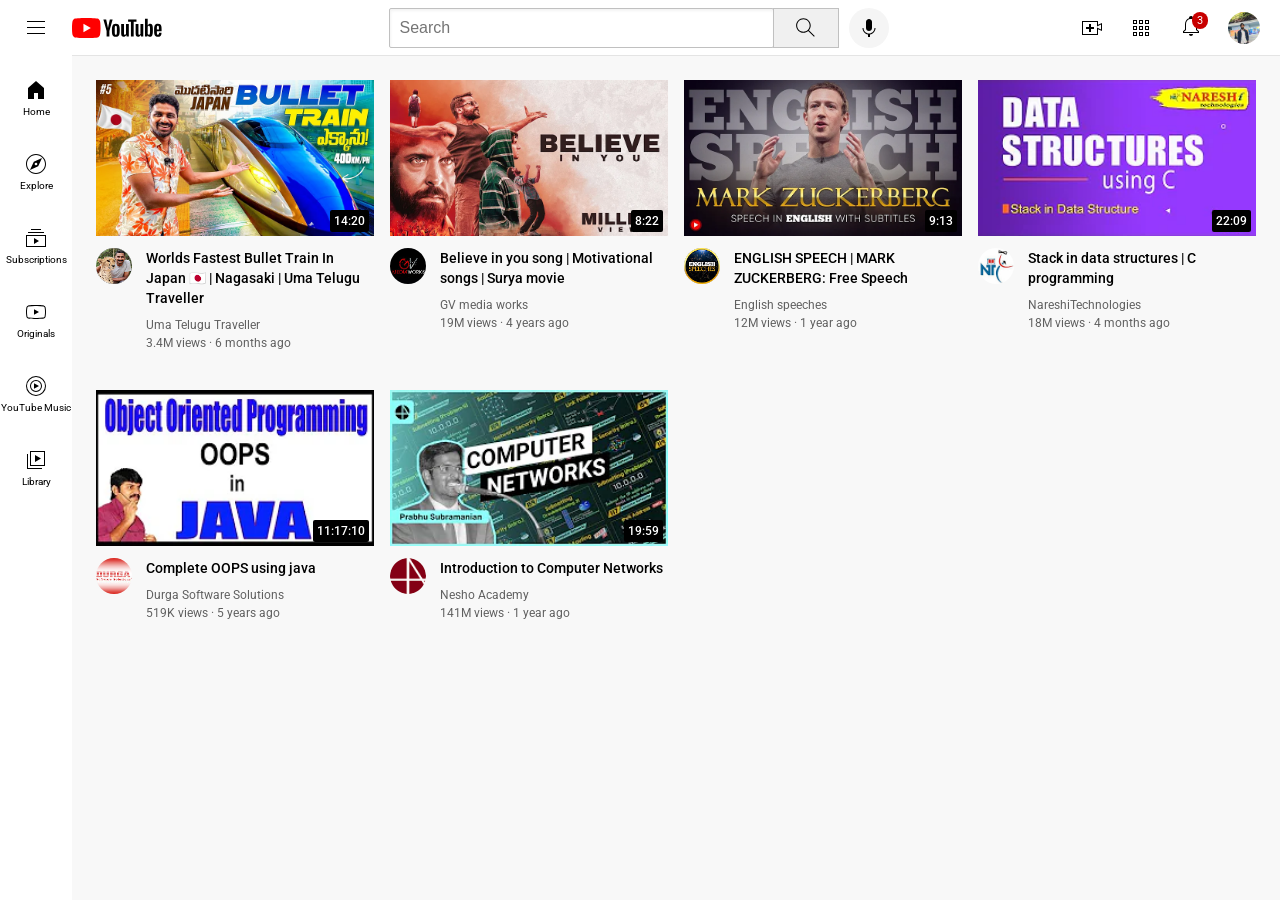
<file: index.html>
<!DOCTYPE html>
<html>
  <head>
    <title>YouTube.com Clone</title>

    <link rel="preconnect" href="https://fonts.googleapis.com">
    <link rel="preconnect" href="https://fonts.gstatic.com" crossorigin>
    <link href="https://fonts.googleapis.com/css2?family=Roboto:wght@400;500;700&display=swap" rel="stylesheet">

    <link rel="stylesheet" href="styles/general.css">
    <link rel="stylesheet" href="styles/header.css">
    <link rel="stylesheet" href="styles/video.css">
    <link rel="stylesheet" href="styles/sidebar.css">
  </head>
  <body>
    <header class="header">
      <div class="left-section">
        <img class="hamburger-menu" src="icons/hamburger-menu.svg">
        <img class="youtube-logo" src="icons/youtube-logo.svg">
      </div>
      <div class="middle-section">
        <input class="search-bar" type="text" placeholder="Search">
        <button class="search-button">
          <img class="search-icon" src="icons/search.svg">
          <div class="tooltip">Search</div>
        </button>
        <!-- Put position absolute inside position relative -->
        <button class="voice-search-button">
          <img class="voice-search-icon" src="icons/voice-search-icon.svg">
          <div class="tooltip">Search with your voice</div>
        </button>
      </div>
      <div class="right-section">
        <div class="upload-icon-container">
          <img class="upload-icon" src="icons/upload.svg">
          <div class="tooltip">Create</div>
        </div>
        <img class="youtube-apps-icon" src="icons/youtube-apps.svg">
        <div class="notifications-icon-container">
          <img class="notifications-icon" src="icons/notifications.svg">
          <div class="notifications-count">3</div>
        </div>
        <img class="current-user-picture" src="channel-pictures/my-channel.jpeg">
      </div>
    </header>

    <nav class="sidebar">
      <div class="sidebar-link">
        <img src="icons/home.svg">
        <div>Home</div>
      </div>
      <div class="sidebar-link">
        <img src="icons/explore.svg">
        <div>Explore</div>
      </div>
      <div class="sidebar-link">
        <img src="icons/subscriptions.svg">
        <div>Subscriptions</div>
      </div>
      <div class="sidebar-link">
        <img src="icons/originals.svg">
        <div>Originals</div>
      </div>
      <div class="sidebar-link">
        <img src="icons/youtube-music.svg">
        <div>YouTube Music</div>
      </div>
      <div class="sidebar-link">
        <img src="icons/library.svg">
        <div>Library</div>
      </div>
    </nav>

    <main>
      <section class="video-grid">
        <div class="video-preview">
          <div class="thumbnail-row">
            <img class="thumbnail" src="thumbnails/thumbnail-1.webp">
            <div class="video-time">14:20</div>
          </div>
          <div class="video-info-grid">
            <div class="channel-picture">
              <img class="profile-picture" src="channel-pictures/channel-1.jpeg">
            </div>
            <div class="video-info">
              <p class="video-title">
                Worlds Fastest Bullet Train In Japan 🇯🇵 | Nagasaki | Uma Telugu Traveller
              </p>
              <p class="video-author">
                Uma Telugu Traveller
              </p>
              <p class="video-stats">
                3.4M views &#183; 6 months ago
              </p>
            </div>
          </div>
        </div>

        <div class="video-preview">
          <div class="thumbnail-row">
            <img class="thumbnail" src="thumbnails/thumbnail-2.webp">
            <div class="video-time">8:22</div>
          </div>
          <div class="video-info-grid">
            <div class="channel-picture">
              <img class="profile-picture" src="channel-pictures/channel-2.jpeg">
            </div>
            <div class="video-info">
              <p class="video-title">
                Believe in you song | Motivational songs | Surya movie
              </p>
              <p class="video-author">
                GV media works
              </p>
              <p class="video-stats">
                19M views &#183; 4 years ago
              </p>
            </div>
          </div>
        </div>

        <div class="video-preview">
          <div class="thumbnail-row">
            <img class="thumbnail" src="thumbnails/thumbnail-3.webp">
            <div class="video-time">9:13</div>
          </div>
          <div class="video-info-grid">
            <div class="channel-picture">
              <img class="profile-picture" src="channel-pictures/channel-3.jpeg">
            </div>
            <div class="video-info">
              <p class="video-title">
                ENGLISH SPEECH | MARK ZUCKERBERG: Free Speech               </p>
              <p class="video-author">
                English speeches
              </p>
              <p class="video-stats">
                12M views &#183; 1 year ago
              </p>
            </div>
          </div>
        </div>

        <div class="video-preview">
          <div class="thumbnail-row">
            <img class="thumbnail" src="thumbnails/thumbnail-4.webp">
            <div class="video-time">22:09</div>
          </div>
          <div class="video-info-grid">
            <div class="channel-picture">
              <img class="profile-picture" src="channel-pictures/channel-4.jpg">
            </div>
            <div class="video-info">
              <p class="video-title">
                Stack in data structures | C programming
              </p>
              <p class="video-author">
                NareshiTechnologies
              </p>
              <p class="video-stats">
                18M views &#183; 4 months ago
              </p>
            </div>
          </div>
        </div>

        <div class="video-preview">
          <div class="thumbnail-row">
            <img class="thumbnail" src="thumbnails/thumbnail-5.webp">
            <div class="video-time">11:17:10</div>
          </div>
          <div class="video-info-grid">
            <div class="channel-picture">
              <img class="profile-picture" src="channel-pictures/channel-5.jpeg">
            </div>
            <div class="video-info">
              <p class="video-title">
                Complete OOPS using java
              </p>
              <p class="video-author">
                Durga Software Solutions
              </p>
              <p class="video-stats">
                519K views &#183; 5 years ago
              </p>
            </div>
          </div>
        </div>

        <div class="video-preview">
          <div class="thumbnail-row">
            <img class="thumbnail" src="thumbnails/thumbnail-6.webp">
            <div class="video-time">19:59</div>
          </div>
          <div class="video-info-grid">
            <div class="channel-picture">
              <img class="profile-picture" src="channel-pictures/channel-6.jpeg">
            </div>
            <div class="video-info">
              <p class="video-title">
                Introduction to Computer Networks
              </p>
              <p class="video-author">
                Nesho Academy
              </p>
              <p class="video-stats">
                141M views &#183; 1 year ago
              </p>
            </div>
          </div>
        </div>
      </section>
    </main>
  </body>
</html>
</file>
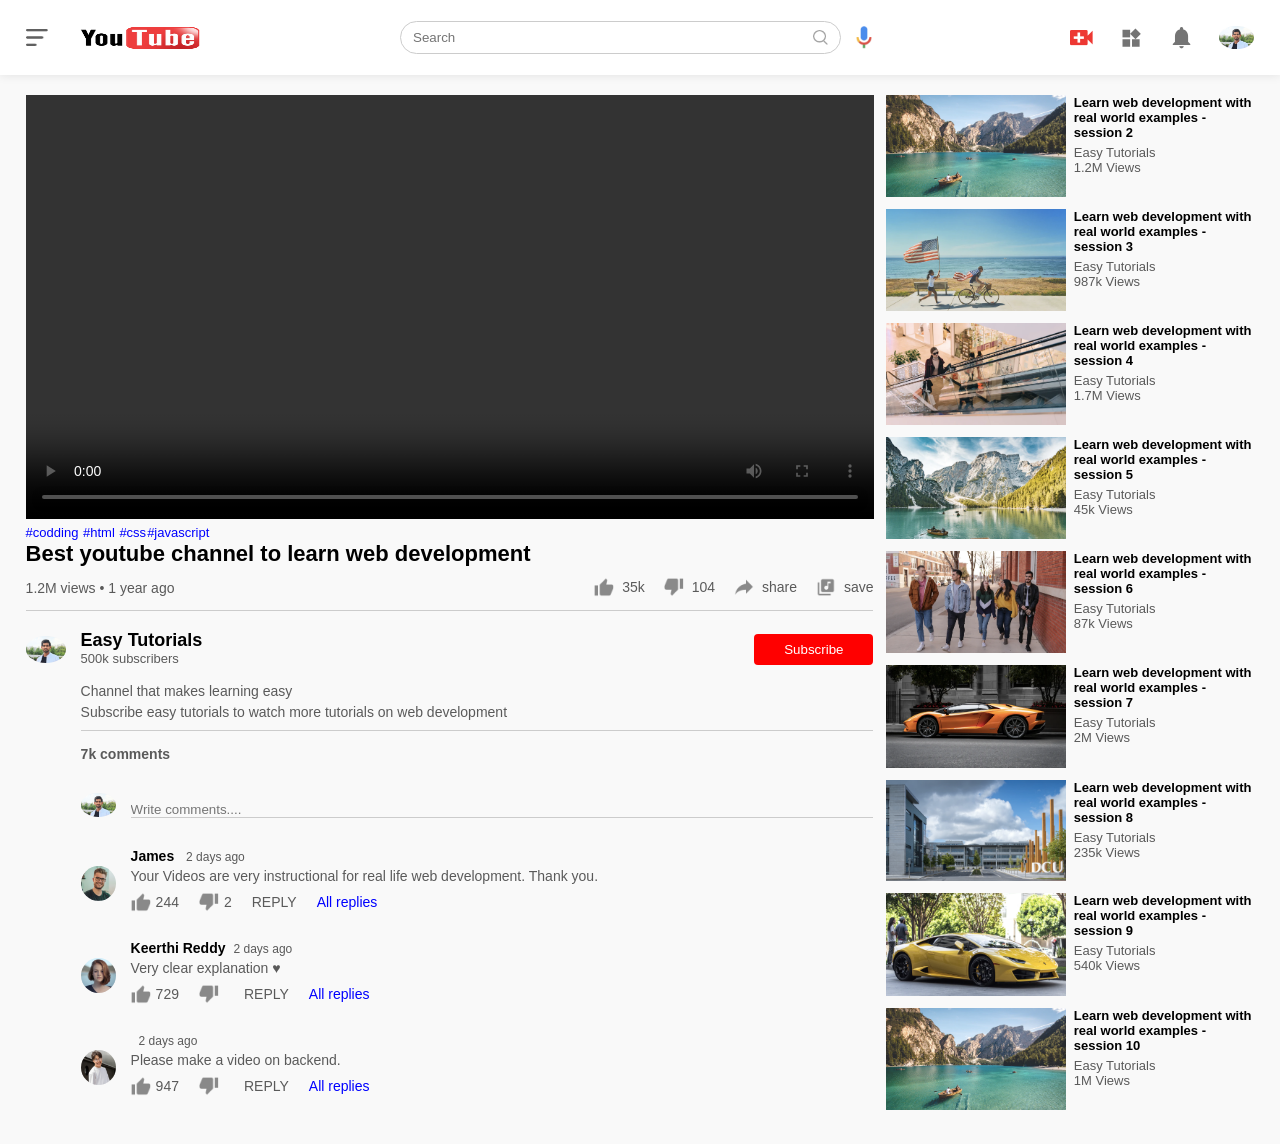
<file: play-video.html>
<!DOCTYPE html>
<html lang="en">
<head>
    <meta charset="UTF-8">
    <meta name="viewport" content="width=device-width, initial-scale=1.0">
    <title>Play Video - Easy Tutorials Youtube Channel</title>
    <link rel="stylesheet" href="style.css" >

</head>
<body>
    <nav class="flex-div">
        <div class="nav-left flex-div">
            <img src="images/menu.png" class="menu-icon" >
            <img src="images/logo.png" class="logo" >
        </div>
        <div class="nav-middle flex-div">
            <div class="search-box flex-div">
                <input type="text" placeholder="Search">
                <img src="images/search.png">
            </div>
            <img src="images/voice-search.png" class="mic-icon">
        </div>

        <div class="nav-right flex-div">
            <img src="images/upload.png">
            <img src="images/more.png">
            <img src="images/notification.png">
            <img src="images/Jack.jpg" class="user-icon">
        </div>
    </nav>

    <div class="container play-container">
        <div class="row">
            <div class="play-video">
                <video controls autoplay>
                    <source src="images/video.mp4" type="video/mp4">
                </video>


                <div class="tags">
                    <a href="">#codding </a><a href="">#html </a><a href="">#css</a><a href="">#javascript</a>
                </div>
                <h3>Best youtube channel to learn web development</h3>
                <div class="play-video-info">
                    <p>1.2M views &bull; 1 year ago</p>

                    <div>
                        <a href=""><img src="images/like.png">35k</a>
                        <a href=""><img src="images/dislike.png">104</a>
                        <a href=""><img src="images/share.png">share</a>
                        <a href=""><img src="images/save.png">save</a>
                    </div>
                </div>
                <hr>
                <div class="publisher">
                    <img src="images/Jack.jpg">
                    <div>
                        <p>Easy Tutorials</p>
                        <span>500k subscribers</span>
                    </div>
                    <button type="button">Subscribe</button>
                </div>
                <div class="vid-description">
                    <p>Channel that makes learning easy</p>
                    <p>Subscribe easy tutorials to watch more tutorials on web development</p>
                    <hr>
                    <h4>7k comments</h4>

                    <div class="add-comment">
                        <img src="images/Jack.jpg">
                        <input type="text" placeholder="Write comments....">
                    </div>
                    <div class="old-comment">
                        <img src="images/simon.png">
                        <div>
                            <h3>James <span>2 days ago</span></h3>
                            <p>Your Videos are very instructional for real life web development. Thank you.</p>
                            <div class="acomment-action">
                                <img src="images/like.png">
                                <span>244</span>
                                <img src="images/dislike.png">
                                <span>2</span>
                                <span>REPLY</span>
                                <a href="">All replies</a>
                            </div>
                        </div>
                    </div>
                    <div class="old-comment">
                        <img src="images/megan.png">
                        <div>
                            <h3>Keerthi Reddy<span>2 days ago</span></h3>
                            <p>Very clear explanation &hearts;</p>
                            <div class="acomment-action">
                                <img src="images/like.png">
                                <span>729</span>
                                <img src="images/dislike.png">
                                <span></span>
                                <span>REPLY</span>
                                <a href="">All replies</a>
                            </div>
                        </div>
                    </div>
                    <div class="old-comment">
                        <img src="images/gerard.png">
                        <div>
                            <h3><span>2 days ago</span></h3>
                            <p>Please make a video on backend.</p>
                            <div class="acomment-action">
                                <img src="images/like.png">
                                <span>947</span>
                                <img src="images/dislike.png">
                                <span></span>
                                <span>REPLY</span>
                                <a href="">All replies</a>
                            </div>
                        </div>
                    </div>

                </div>
            </div>
            <div class="right-sidebar">

                <div class="side-video-list">
                    <a href="" class="small-thumbnail"> <img src="images/thumbnail1.png"></a>
                   
                    <div class="vid-info">
                        <a href="">Learn web development with real world examples - session 2</a>
                        <p>Easy Tutorials</p>
                        <p>1.2M Views</p>
                    </div>
                </div>
                <div class="side-video-list">
                    <a href="" class="small-thumbnail"> <img src="images/thumbnail2.png"></a>
                   
                    <div class="vid-info">
                        <a href="">Learn web development with real world examples - session 3</a>
                        <p>Easy Tutorials</p>
                        <p>987k Views</p>
                    </div>
                </div>
                <div class="side-video-list">
                    <a href="" class="small-thumbnail"> <img src="images/thumbnail3.png"></a>
                   
                    <div class="vid-info">
                        <a href="">Learn web development with real world examples - session 4</a>
                        <p>Easy Tutorials</p>
                        <p>1.7M Views</p>
                    </div>
                </div>
                <div class="side-video-list">
                    <a href="" class="small-thumbnail"> <img src="images/thumbnail4.png"></a>
                   
                    <div class="vid-info">
                        <a href="">Learn web development with real world examples - session 5</a>
                        <p>Easy Tutorials</p>
                        <p>45k Views</p>
                    </div>
                </div>
                <div class="side-video-list">
                    <a href="" class="small-thumbnail"> <img src="images/thumbnail5.png"></a>
                   
                    <div class="vid-info">
                        <a href="">Learn web development with real world examples - session 6</a>
                        <p>Easy Tutorials</p>
                        <p>87k Views</p>
                    </div>
                </div>
                <div class="side-video-list">
                    <a href="" class="small-thumbnail"> <img src="images/thumbnail6.png"></a>
                   
                    <div class="vid-info">
                        <a href="">Learn web development with real world examples - session 7</a>
                        <p>Easy Tutorials</p>
                        <p>2M Views</p>
                    </div>
                </div>
                <div class="side-video-list">
                    <a href="" class="small-thumbnail"> <img src="images/thumbnail7.png"></a>
                   
                    <div class="vid-info">
                        <a href="">Learn web development with real world examples - session 8</a>
                        <p>Easy Tutorials</p>
                        <p>235k Views</p>
                    </div>
                </div>
                <div class="side-video-list">
                    <a href="" class="small-thumbnail"> <img src="images/thumbnail8.png"></a>
                   
                    <div class="vid-info">
                        <a href="">Learn web development with real world examples - session 9</a>
                        <p>Easy Tutorials</p>
                        <p>540k Views</p>
                    </div>
                </div>
                <div class="side-video-list">
                    <a href="" class="small-thumbnail"> <img src="images/thumbnail1.png"></a>
                   
                    <div class="vid-info">
                        <a href="">Learn web development with real world examples - session 10</a>
                        <p>Easy Tutorials</p>
                        <p>1M Views</p>
                    </div>
                </div>

            </div>
        </div>
    </div>
</body>
</html>
</file>
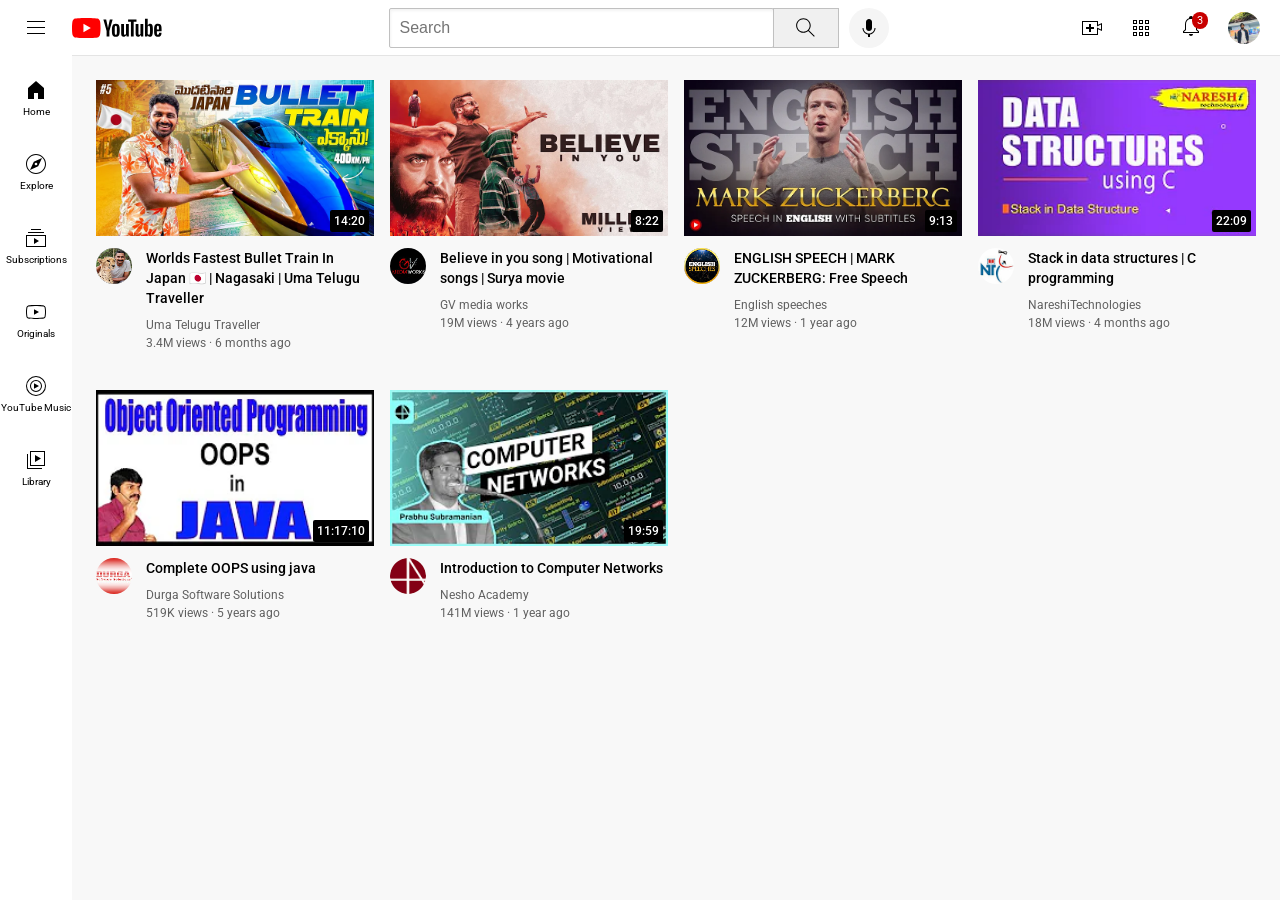
<file: youtube.html>
<!DOCTYPE html>
<html>
  <head>
    <title>YouTube.com Clone</title>

    <link rel="preconnect" href="https://fonts.googleapis.com">
    <link rel="preconnect" href="https://fonts.gstatic.com" crossorigin>
    <link href="https://fonts.googleapis.com/css2?family=Roboto:wght@400;500;700&display=swap" rel="stylesheet">

    <link rel="stylesheet" href="styles/general.css">
    <link rel="stylesheet" href="styles/header.css">
    <link rel="stylesheet" href="styles/video.css">
    <link rel="stylesheet" href="styles/sidebar.css">
  </head>
  <body>
    <header class="header">
      <div class="left-section">
        <img class="hamburger-menu" src="icons/hamburger-menu.svg">
        <img class="youtube-logo" src="icons/youtube-logo.svg">
      </div>
      <div class="middle-section">
        <input class="search-bar" type="text" placeholder="Search">
        <button class="search-button">
          <img class="search-icon" src="icons/search.svg">
          <div class="tooltip">Search</div>
        </button>
        <!-- Put position absolute inside position relative -->
        <button class="voice-search-button">
          <img class="voice-search-icon" src="icons/voice-search-icon.svg">
          <div class="tooltip">Search with your voice</div>
        </button>
      </div>
      <div class="right-section">
        <div class="upload-icon-container">
          <img class="upload-icon" src="icons/upload.svg">
          <div class="tooltip">Create</div>
        </div>
        <img class="youtube-apps-icon" src="icons/youtube-apps.svg">
        <div class="notifications-icon-container">
          <img class="notifications-icon" src="icons/notifications.svg">
          <div class="notifications-count">3</div>
        </div>
        <img class="current-user-picture" src="channel-pictures/my-channel.jpeg">
      </div>
    </header>

    <nav class="sidebar">
      <div class="sidebar-link">
        <img src="icons/home.svg">
        <div>Home</div>
      </div>
      <div class="sidebar-link">
        <img src="icons/explore.svg">
        <div>Explore</div>
      </div>
      <div class="sidebar-link">
        <img src="icons/subscriptions.svg">
        <div>Subscriptions</div>
      </div>
      <div class="sidebar-link">
        <img src="icons/originals.svg">
        <div>Originals</div>
      </div>
      <div class="sidebar-link">
        <img src="icons/youtube-music.svg">
        <div>YouTube Music</div>
      </div>
      <div class="sidebar-link">
        <img src="icons/library.svg">
        <div>Library</div>
      </div>
    </nav>

    <main>
      <section class="video-grid">
        <div class="video-preview">
          <div class="thumbnail-row">
            <img class="thumbnail" src="thumbnails/thumbnail-1.webp">
            <div class="video-time">14:20</div>
          </div>
          <div class="video-info-grid">
            <div class="channel-picture">
              <img class="profile-picture" src="channel-pictures/channel-1.jpeg">
            </div>
            <div class="video-info">
              <p class="video-title">
                Worlds Fastest Bullet Train In Japan 🇯🇵 | Nagasaki | Uma Telugu Traveller
              </p>
              <p class="video-author">
                Uma Telugu Traveller
              </p>
              <p class="video-stats">
                3.4M views &#183; 6 months ago
              </p>
            </div>
          </div>
        </div>

        <div class="video-preview">
          <div class="thumbnail-row">
            <img class="thumbnail" src="thumbnails/thumbnail-2.webp">
            <div class="video-time">8:22</div>
          </div>
          <div class="video-info-grid">
            <div class="channel-picture">
              <img class="profile-picture" src="channel-pictures/channel-2.jpeg">
            </div>
            <div class="video-info">
              <p class="video-title">
                Believe in you song | Motivational songs | Surya movie
              </p>
              <p class="video-author">
                GV media works
              </p>
              <p class="video-stats">
                19M views &#183; 4 years ago
              </p>
            </div>
          </div>
        </div>

        <div class="video-preview">
          <div class="thumbnail-row">
            <img class="thumbnail" src="thumbnails/thumbnail-3.webp">
            <div class="video-time">9:13</div>
          </div>
          <div class="video-info-grid">
            <div class="channel-picture">
              <img class="profile-picture" src="channel-pictures/channel-3.jpeg">
            </div>
            <div class="video-info">
              <p class="video-title">
                ENGLISH SPEECH | MARK ZUCKERBERG: Free Speech               </p>
              <p class="video-author">
                English speeches
              </p>
              <p class="video-stats">
                12M views &#183; 1 year ago
              </p>
            </div>
          </div>
        </div>

        <div class="video-preview">
          <div class="thumbnail-row">
            <img class="thumbnail" src="thumbnails/thumbnail-4.webp">
            <div class="video-time">22:09</div>
          </div>
          <div class="video-info-grid">
            <div class="channel-picture">
              <img class="profile-picture" src="channel-pictures/channel-4.jpg">
            </div>
            <div class="video-info">
              <p class="video-title">
                Stack in data structures | C programming
              </p>
              <p class="video-author">
                NareshiTechnologies
              </p>
              <p class="video-stats">
                18M views &#183; 4 months ago
              </p>
            </div>
          </div>
        </div>

        <div class="video-preview">
          <div class="thumbnail-row">
            <img class="thumbnail" src="thumbnails/thumbnail-5.webp">
            <div class="video-time">11:17:10</div>
          </div>
          <div class="video-info-grid">
            <div class="channel-picture">
              <img class="profile-picture" src="channel-pictures/channel-5.jpeg">
            </div>
            <div class="video-info">
              <p class="video-title">
                Complete OOPS using java
              </p>
              <p class="video-author">
                Durga Software Solutions
              </p>
              <p class="video-stats">
                519K views &#183; 5 years ago
              </p>
            </div>
          </div>
        </div>

        <div class="video-preview">
          <div class="thumbnail-row">
            <img class="thumbnail" src="thumbnails/thumbnail-6.webp">
            <div class="video-time">19:59</div>
          </div>
          <div class="video-info-grid">
            <div class="channel-picture">
              <img class="profile-picture" src="channel-pictures/channel-6.jpeg">
            </div>
            <div class="video-info">
              <p class="video-title">
                Introduction to Computer Networks
              </p>
              <p class="video-author">
                Nesho Academy
              </p>
              <p class="video-stats">
                141M views &#183; 1 year ago
              </p>
            </div>
          </div>
        </div>
      </section>
    </main>
  </body>
</html>
</file>
<file: styles/general.css>
p {
  margin-top: 0;
  margin-bottom: 0;
}

body {
  /* This style below will be inherited */
  font-family: Roboto, Arial;
  margin: 0;
  padding-top: 80px;
  padding-left: 96px;
  padding-right: 24px;
  background-color: rgb(248, 248, 248);
}
</file>
<file: styles/header.css>
.header {
  height: 55px;

  display: flex;
  flex-direction: row;
  justify-content: space-between;

  position: fixed;
  top: 0;
  left: 0;
  right: 0;
  z-index: 100;

  background-color: white;
  border-bottom-width: 1px;
  border-bottom-style: solid;
  border-bottom-color: rgb(228, 228, 228);
}

.left-section {
  display: flex;
  align-items: center;
}

.hamburger-menu {
  height: 24px;
  margin-left: 24px;
  margin-right: 24px;
}

.youtube-logo {
  height: 20px;
}

.middle-section {
  flex: 1;
  margin-left: 70px;
  margin-right: 35px;
  max-width: 500px;
  display: flex;
  align-items: center;
}

.search-bar {
  flex: 1;
  height: 36px;
  padding-left: 10px;
  font-size: 16px;
  border: 1px solid rgb(192, 192, 192);
  border-radius: 2px;
  box-shadow: inset 1px 2px 3px rgba(0, 0, 0, 0.05);
  width: 0;
}

.search-bar::placeholder {
  font-size: 16px;
}

.search-button {
  height: 40px;
  width: 66px;
  background-color: rgb(240, 240, 240);
  border-width: 1px;
  border-style: solid;
  border-color: rgb(192, 192, 192);
  margin-left: -1px;
  margin-right: 10px;
}

.search-button,
.voice-search-button,
.upload-icon-container {
  display: flex;
  justify-content: center;
  align-items: center;
  position: relative;
}

.search-button .tooltip,
.voice-search-button .tooltip,
.upload-icon-container .tooltip {
  position: absolute;
  background-color: gray;
  color: white;
  padding-top: 4px;
  padding-bottom: 4px;
  padding-left: 8px;
  padding-right: 8px;
  border-radius: 2px;
  font-size: 12px;
  bottom: -30px;
  opacity: 0;
  transition: opacity 0.15s;
  pointer-events: none;
  white-space: nowrap;
}

.search-button:hover .tooltip,
.voice-search-button:hover .tooltip,
.upload-icon-container:hover .tooltip {
  opacity: 1;
}

.search-icon {
  height: 25px;
}

.voice-search-button {
  height: 40px;
  width: 40px;
  border-radius: 20px;
  border: none;
  background-color: rgb(245, 245, 245);
}

.voice-search-icon {
  height: 24px;
}

.right-section {
  width: 180px;
  margin-right: 20px;
  display: flex;
  align-items: center;
  justify-content: space-between;
  flex-shrink: 0;
}

.upload-icon {
  height: 24px;
}

.youtube-apps-icon {
  height: 24px;
}

.notifications-icon {
  height: 24px;
}

.notifications-icon-container {
  position: relative;
}

.notifications-count {
  position: absolute;
  top: -2px;
  right: -5px;
  background-color: rgb(200, 0, 0);
  color: white;
  font-size: 11px;
  padding-left: 5px;
  padding-right: 5px;
  padding-top: 2px;
  padding-bottom: 2px;
  border-radius: 10px;
}

.current-user-picture {
  height: 32px;
  border-radius: 16px;
}
</file>
<file: styles/video.css>
.thumbnail {
  width: 100%;
}

.video-title {
  margin-top: 0;
  font-size: 14px;
  font-weight: 500;
  line-height: 20px;
  margin-bottom: 10px;
}

.video-info-grid {
  display: grid;
  grid-template-columns: 50px 1fr;
}

.profile-picture {
  width: 36px;
  border-radius: 50px;
}

.thumbnail-row {
  margin-bottom: 8px;
  position: relative;
}

.video-author,
.video-stats {
  font-size: 12px;
  color: rgb(96, 96, 96);
}

.video-author {
  margin-bottom: 4px;
}

.video-grid {
  display: grid;
  grid-template-columns: 1fr 1fr 1fr;
  column-gap: 16px;
  row-gap: 40px;
}

@media (max-width: 750px) {
  .video-grid {
    grid-template-columns: 1fr 1fr;
  }
}

@media (min-width: 751px) and (max-width: 999px) {
  .video-grid {
    grid-template-columns: 1fr 1fr 1fr;
  }
}

@media (min-width: 1000px) {
  .video-grid {
    grid-template-columns: 1fr 1fr 1fr 1fr;
  }
}

.video-time {
  font-size: 12px;
  font-weight: 500;
  padding: 4px;
  border-radius: 2px;
  background-color: black;
  color: white;
  position: absolute;
  bottom: 8px;
  right: 5px;
}
</file>
<file: styles/sidebar.css>
.sidebar {
  position: fixed;
  left: 0;
  bottom: 0;
  top: 55px;
  background-color: white;
  width: 72px;
  z-index: 200;
  padding-top: 5px;
}

.sidebar-link {
  height: 74px;
  display: flex;
  justify-content: center;
  align-items: center;
  flex-direction: column;
  cursor: pointer;
}

.sidebar-link:hover {
  background-color: rgb(235, 235, 235);
}

.sidebar-link img {
  height: 24px;
  margin-bottom: 4px;
}

.sidebar-link div {
  font-size: 10px;
}
</file>
<file: style.css>
*{
    margin:0;
    padding:0;
    font-family:'poppins',sans-serif;
    box-sizing : border-box;
}
.logo{
   
    height:55px;

}
a{
    text-decoration:none;
    color:#5a5a5a;
}
img{
    cursor:pointer;
}

.flex-div{
    display : flex;
    align-items :center;
}

nav{
    padding:10px 2%;
    justify-content: space-between;
    box-shadow: 0 0 10px rgba(0,0,0,0.1);
    background: #fff;
    position:sticky;
    top:0;
    z-index:10;
}

.nav-right img{
    width:25px;
    margin-right:25px;
}
.nav-right .user-icon{
    width:35px;
    border-radius: 50%;
    margin-right:0px;
}

.nav-left .menu-icon{
    width: 22px;
    margin-right : 25px;
}
.nav-left .logo{
    width : 130px;
}

.nav-middle .mic-icon{
    width:16px;
}

.nav-middle .search-box{
    border : 1px solid #ccc;
    margin-right : 15px;
    padding : 8px 12px;
    border-radius : 25px;
}

.nav-middle .search-box input{
    width:400px;
    border:0;
    outline:0;
    background:transparent;
}

.nav-middle .search-box img{
    width:15px;
}


/* -------------sidebar----------*/

.sidebar{
    background : #fff;
    width : 15%;
    height : 100vh;
    position : fixed;
    top : 0;
    padding-left : 2%;
    padding-top : 80px;
}


.shortcut-links a img{
   width : 20px;
   margin-right : 20px;
}

.shortcut-links a{
    display : flex;
    align-items : center;
    margin-bottom : 20px;
    width : fit-content;
    flex-wrap : wrap;
}

.shortcut-links a:first-child{
    color:#ed3833;
}

.sidebar hr{
    border : 0;
    height : 1px;
    background : #ccc;
    width : 85%;
}
.subscribed-list h3{
    font-size:13px;
    margin : 20px 0 ;
    color :#5a5a5a;

}
.subscribed-list a{
    display: flex;
    align-items: center;
    margin-bottom: 20px;
    width : fit-content;
    flex-wrap: wrap;
}
.subscribed-list a img{
    width : 25px;
    border-radius : 50%;
    margin-right: 20px;
}

.small-sidebar{
    width :5%;
}

.small-sidebar a p{
   display:none;

}

.small-sidebar h3{
    display : none ;

}

.small-sidebar hr{
    width : 50%;
    margin-bottom : 25px;
}

/* ---------------main------------------*/

.container{
    background-color: #f9f9f9;
    padding-left : 17%;
    padding-right : 2% ;
    padding-top : 20px;
    padding-bottom : 20px;
}

.large-container{
    padding-left : 7%;

}

.banner{
    width:100%;

}

.banner img{
    width:100%;
    border-radius:8px;
}

.list-container{
    display : grid ;
    grid-template-columns: repeat(auto-fit,minmax(250px,1fr));
    grid-column-gap : 16px;
    grid-row-gap : 30px;
    margin-top:15px;
}

.vid-list .thumbnail{
    width : 100%;
    border-radius :5px;
   
}

.vid-list .flex-div{
    align-items :flex-start;
    margin-top:7px;
}
.vid-list .flex-div img{
    width:35px;
    margin-right:10px;
    border-radius:50%;
}

.vid-info{
    color:#5a5a5a;
    font-size: 13px;
}

.vid-info a{
    color:#000;
    font-weight : 600;
    display :block;
    margin-bottom: 5px;
}


@media (max-width : 900px){
    .menu-icon{
        display:none;

    }
    .sidebar{
        display:none;
    }
    .container, .large-container{
        padding-left:5%;
        padding-right : 5% ;

    }
    .nav-right img{
        display:none;

    }

    .nav-right .user-icon{
        display : block;
        width : 30px;
    }

    .nav-middle .search-box input{
        width : 100px;
    }
    .nav-middle .mic-icon{

        display : none;

    }

    .logo{
        width:90px;
    }
}

/*-----------------------play video page -------- */

.play-container{
    padding-left : 2%;

}

.row{
    display : flex ;
    justify-content: space-between;
    flex-wrap : wrap ;
}

.play-video{
    flex-basis : 69%;
}
.right-sidebar{
    flex-basis : 30% ;
}

.play-video video{
    width : 100%;
}

.side-video-list{
    display : flex ;
    justify-content: space-between;
    margin-bottom : 8px;
}

.side-video-list img{
    width : 100%;
}

.side-video-list .small-thumbnail{
    flex-basis : 49%;

}
.side-video-list .vid-info{
    flex-basis : 49%;
}

.play-video .tags a{
    color : #0000ff;
    font-size : 13px;
    margin-right: 1px;
}

.play-video h3{
    font-weight : 600;
    font-size: 22px;
}

.play-video .play-video-info{
    display : flex;
    align-items : center;
    justify-content : space-between;
    flex-wrap : wrap;
    margin-top : 10px;
    font-size : 14px;
    color : #5a5a5a;
}


.play-video .play-video-info a img{
    width : 20px;
    margin-right : 8px;
}


.play-video .play-video-info a{
    display : inline-flex;
    align-items: center;
    margin-left: 15px;
}

.play-video hr{
    border : 0;
    height : 1px;
    background : #ccc;
    margin : 10px 0px;
}

.publisher{
    display : flex ;
    align-items : center ;
    margin-top : 20px;

}

.publisher div{
    flex : 1;
    line-height : 18px;
}

.publisher img{
    width : 40px;
    border-radius: 50%;
    margin-right : 15px;
}
.publisher div p{
    color : #000;
    font-weight : 600;
    font-size : 18px;
}
.publisher div span{
    font-size : 13px;
    color : #5a5a5a;

}
.publisher button{
    background : red;
    color :#fff;
    padding : 8px 30px;
    border : 0;
    outline  : 0;
    border-radius :4px;
    cursor : pointer;
}

.vid-description{
    padding-left : 55px;
    margin:15px 0px;
}
.vid-description p{
    font-size : 14px;
    margin-bottom : 5px;
    color : #5a5a5a;

}

.vid-description h4{
    font-size : 14px;
    color : #5a5a5a;
    margin-top : 15px;
}

.add-comment{
    display : flex;
    align-items : center;
    margin : 30px 0px;
}
.add-comment img{
    width : 35px;
    border-radius : 50%;
    margin-right: 15px;

}

.add-comment input{
    border: 0;
    outline: 0;
    border-bottom : 1px solid #ccc;
    width : 100%;
    padding-top :10px;
    background :transparent;
}

.old-comment{
    display : flex;
    align-items : center;
    margin: 20px 0;

}
.old-comment img{
    width : 35px;
    border-radius : 50%;
    margin-right : 15px;
}

.old-comment h3{
    font-size : 14px;
    margin-bottom : 4px;

}
.old-comment h3 span{
    font-size : 12px;
    color : #5a5a5a;
    font-weight : 500;
    margin-left : 8px;
}

.old-comment .acomment-action{
    display : flex;
    align-items : center;
    margin:8px 0;
    font-size :14px;
}

.old-comment .acomment-action img{
    border-radius : 0;
    width :20px;
    margin-right : 5px;

}
.old-comment .acomment-action span{
    margin-right : 20px;
    color : #5a5a5a;

}

.old-comment .acomment-action a{
    color : #0000ff;
}

@media (max-width:900px){
    .play-video{
        flex-basis : 100%;

    }
    .right-sidebar{
        flex-basis : 100%;

    }
    .play-container{
        padding-left : 5%;
    }

    .vid-description{
        padding-left : 0;
    }
    .play-video .play-video-info a{
        margin-left : 0;
        margin-right : 15px;
        margin-top : 15px;
    }

}
</file>
